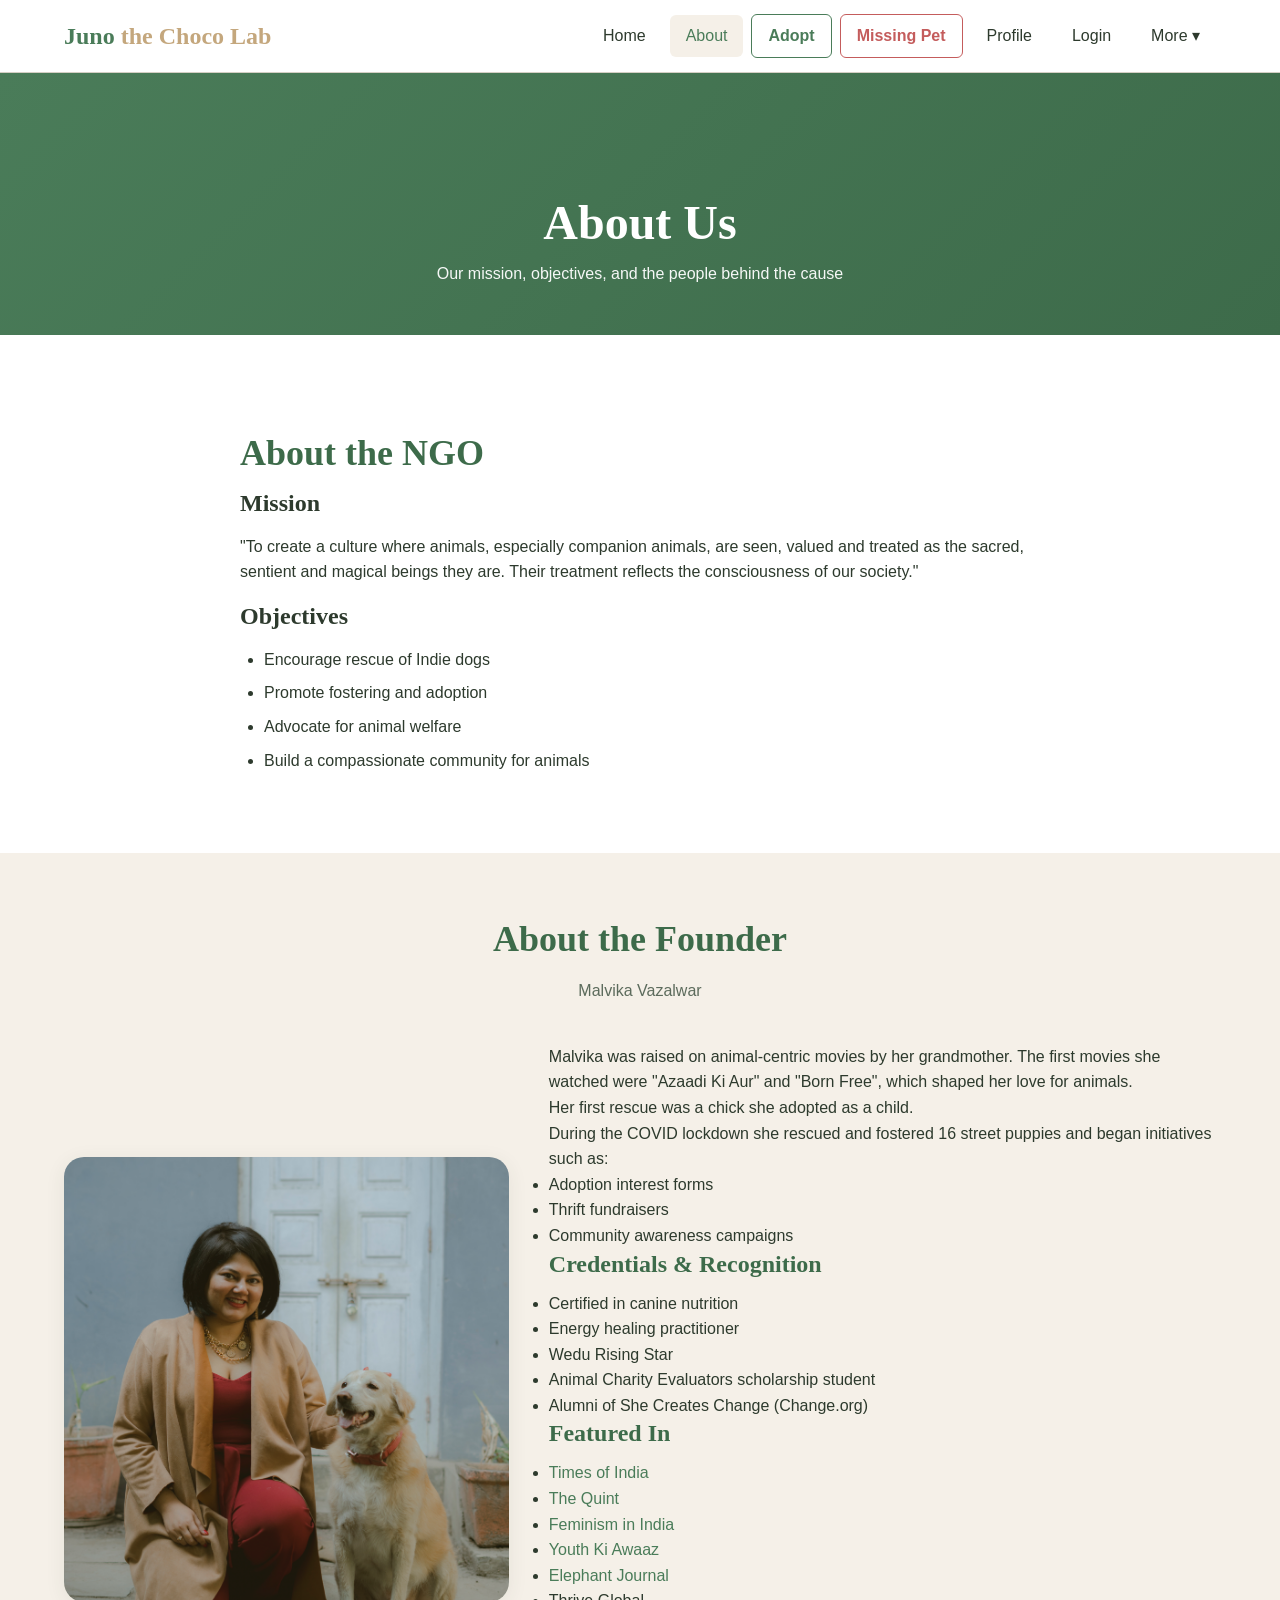
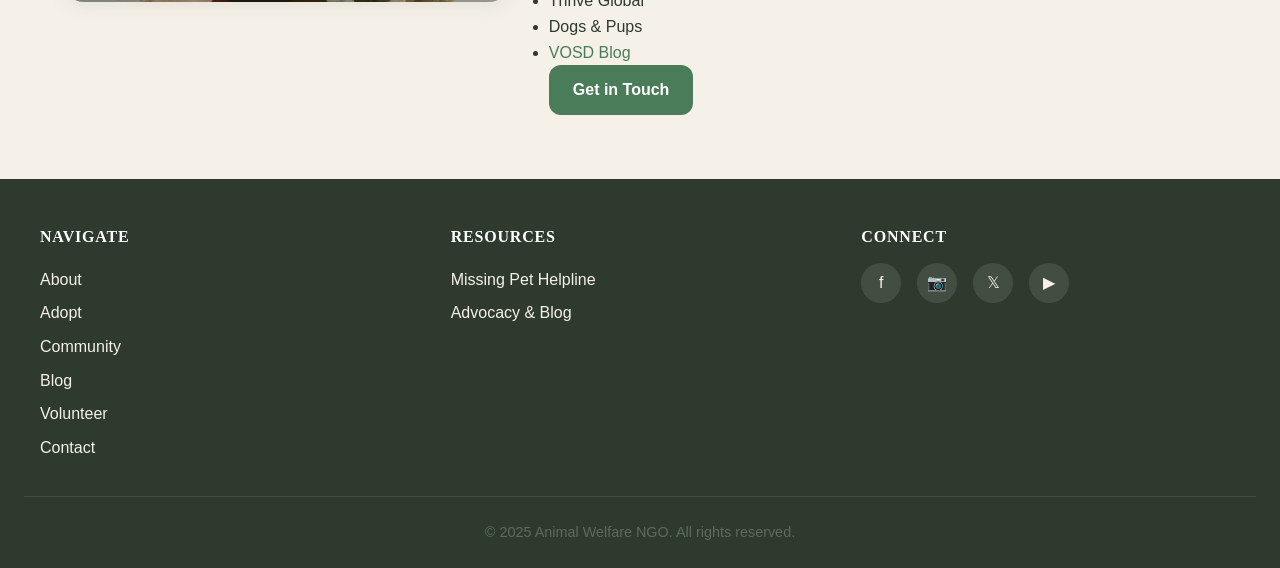
<file: about.html>
<!DOCTYPE html>
<html lang="en">

<head>
  <meta charset="UTF-8">
  <meta name="viewport" content="width=device-width, initial-scale=1.0">
  <meta name="description" content="About our NGO - Mission, objectives, and founder Malvika Vazalwar.">
  <title>About Us | Juno The Choco Lab</title>
  <link rel="stylesheet" href="css/styles.css">
</head>

<body>
  <header class="site-header" id="site-header">
    <div class="nav-inner">
      <a href="index.html" class="logo">Juno <span>the Choco Lab</span></a>
      <button class="nav-toggle" id="nav-toggle" aria-label="Toggle menu"><span aria-hidden="true">☰</span></button>
      <nav>
        <ul class="nav-menu" id="nav-menu">
          <li><a href="index.html" class="">Home</a></li>
          <li><a href="about.html" class="active">About</a></li>
          <li><a href="adopt.html" class="nav-highlight nav-adopt">Adopt</a></li>
          <li><a href="missing-pet.html" class="nav-highlight nav-missing">Missing Pet</a></li>
          <li><a href="profile.html" class="">Profile</a></li>
          <li class="auth-menu-item"><a href="login.html" class="">Login</a></li>
          <li class="dropdown">
            <a href="javascript:void(0)" class="dropbtn" style="cursor:default;">More &#9662;</a>
            <div class="dropdown-content">
              <a href="community.html" class="">Community</a>
              <a href="blog.html" class="">Blog</a>
              <a href="volunteer.html" class="">Volunteer</a>
              <a href="contact.html" class="">Contact</a>
            </div>
          </li>
        </ul>
      </nav>
    </div>
  </header>

  <main>
    <section class="page-header">
      <div class="container">
        <h1>About Us</h1>
        <p>Our mission, objectives, and the people behind the cause</p>
      </div>
    </section>

    <!-- About the NGO -->
    <section class="section section-alt">
      <div class="container">
        <div class="content-section reveal">
          <h2>About the NGO</h2>
          <h3>Mission</h3>
          <blockquote style="margin: 1rem 0;">
            "To create a culture where animals, especially companion animals, are seen, valued and treated as the
            sacred, sentient and magical beings they are. Their treatment reflects the consciousness of our society."
          </blockquote>
          <h3>Objectives</h3>
          <ul>
            <li>Encourage rescue of Indie dogs</li>
            <li>Promote fostering and adoption</li>
            <li>Advocate for animal welfare</li>
            <li>Build a compassionate community for animals</li>
          </ul>
        </div>
      </div>
    </section>

    <!-- About Founder -->
    <section class="section founder-section">
      <div class="container">
        <div class="section-title">
          <h2>About the Founder</h2>
          <p>Malvika Vazalwar</p>
        </div>
        <div class="founder-grid reveal">
          <img src="images/RS_06054.jpg.jpeg" alt="Malvika Vazalwar" class="founder-image">
          <div class="founder-bio">
            <p>Malvika was raised on animal-centric movies by her grandmother. The first movies she watched were "Azaadi
              Ki Aur" and "Born Free", which shaped her love for animals.</p>
            <p>Her first rescue was a chick she adopted as a child.</p>
            <p>During the COVID lockdown she rescued and fostered 16 street puppies and began initiatives such as:</p>
            <ul>
              <li>Adoption interest forms</li>
              <li>Thrift fundraisers</li>
              <li>Community awareness campaigns</li>
            </ul>
            <h3>Credentials & Recognition</h3>
            <ul>
              <li>Certified in canine nutrition</li>
              <li>Energy healing practitioner</li>
              <li>Wedu Rising Star</li>
              <li>Animal Charity Evaluators scholarship student</li>
              <li>Alumni of She Creates Change (<a href="https://www.change.org" target="_blank"
                  rel="noopener"></a>Change.org</a>)</li>
            </ul>
            <h3>Featured In</h3>
            <ul>
              <li><a
                  href="https://timesofindia.indiatimes.com/readersblog/dogblog/adopting-indies-in-favor-of-the-homeless-streetwise-47920/">Times
                  of India</a></li>
              <li><a href="https://www.thequint.com/">The Quint</a></li>
              <li><a href="https://www.youthkiawaaz.com/2022/11/poem-dont-abandon-your-pets/">Feminism in India</a></li>
              <li><a href="https://www.youthkiawaaz.com/2022/11/poem-dont-abandon-your-pets/">Youth Ki Awaaz</a></li>
              <li><a
                  href="https://www.elephantjournal.com/2016/01/to-all-the-dreamers-with-learning-difficulties/">Elephant
                  Journal</a></li>
              <li>Thrive Global</li>
              <li>Dogs & Pups</li>
              <li><a href="https://www.youtube.com/watch?v=VmppTnkJFdk">VOSD Blog</a></li>
            </ul>
            <a href="contact.html" class="btn btn-primary">Get in Touch</a>
          </div>
        </div>
      </div>
    </section>
  </main>

  <footer class="site-footer">
    <div class="footer-grid">
      <div>
        <h4>Navigate</h4>
        <a href="about.html">About</a>
        <a href="adopt.html">Adopt</a>
        <a href="community.html">Community</a>
        <a href="blog.html">Blog</a>
        <a href="volunteer.html">Volunteer</a>
        <a href="contact.html">Contact</a>
      </div>
      <div>
        <h4>Resources</h4>
        <a href="missing-pet.html">Missing Pet Helpline</a>
        <a href="blog.html">Advocacy & Blog</a>
      </div>
      <div>
        <h4>Connect</h4>
        <div class="social-links">
          <a href="https://facebook.com" target="_blank" rel="noopener" aria-label="Facebook">f</a>
          <a href="https://www.instagram.com/juno.thechocolab?igsh=cG9lODJuc3VwM3Nr" target="_blank" rel="noopener"
            aria-label="Instagram">📷</a>
          <a href="https://twitter.com" target="_blank" rel="noopener" aria-label="Twitter">𝕏</a>
          <a href="https://youtube.com/@malvika.vazalwar?si=iDr0T2ovxwwsHHtM" target="_blank" rel="noopener"
            aria-label="YouTube">▶</a>
        </div>
      </div>
    </div>
    <div class="footer-bottom">
      <p>© 2025 Animal Welfare NGO. All rights reserved.</p>
    </div>
  </footer>
  <script src="js/script.js"></script>
</body>

</html>
</file>
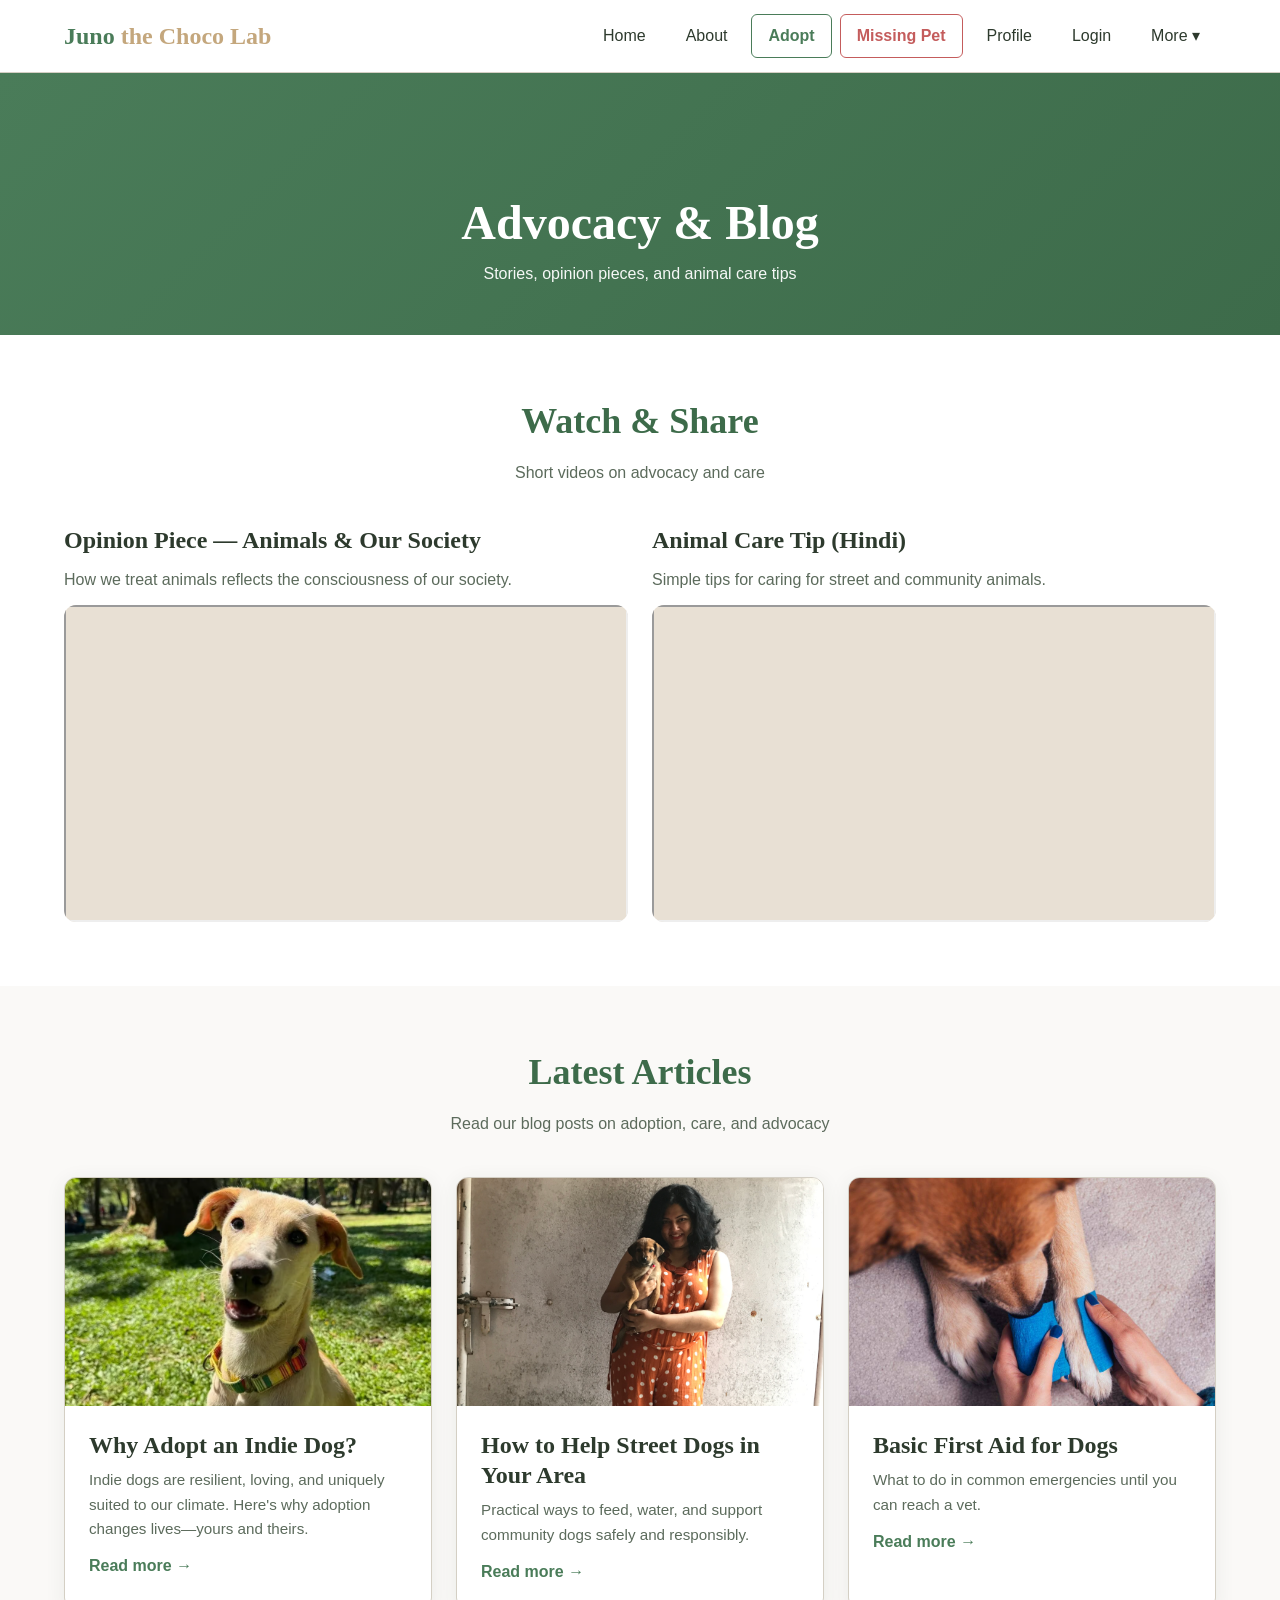
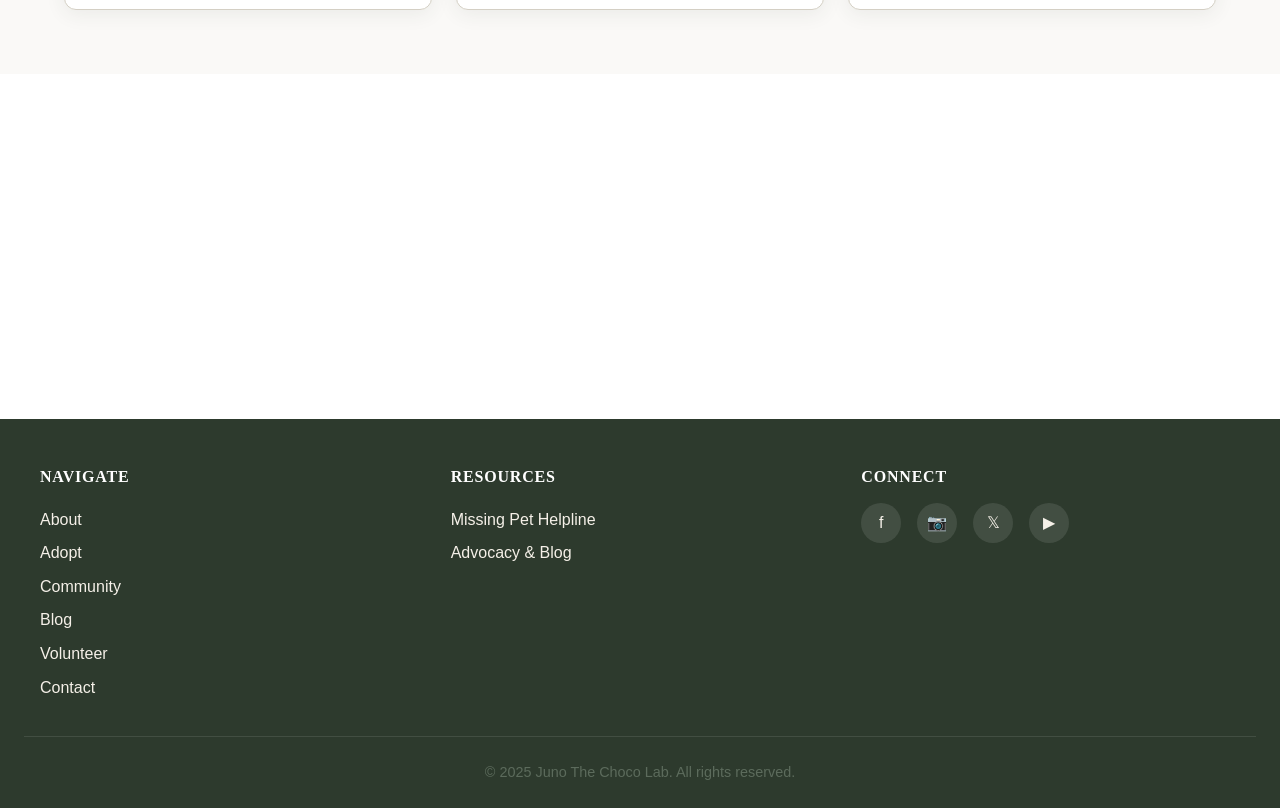
<file: blog.html>
<!DOCTYPE html>
<html lang="en">

<head>
  <meta charset="UTF-8">
  <meta name="viewport" content="width=device-width, initial-scale=1.0">
  <meta name="description" content="Advocacy & Blog - Opinion pieces, animal care tips, and articles.">
  <title>Advocacy & Blog | Juno The Choco Lab</title>
  <link rel="stylesheet" href="css/styles.css">
</head>

<body>
  <header class="site-header" id="site-header">
    <div class="nav-inner">
      <a href="index.html" class="logo">Juno <span>the Choco Lab</span></a>
      <button class="nav-toggle" id="nav-toggle" aria-label="Toggle menu"><span aria-hidden="true">☰</span></button>
      <nav>
        <ul class="nav-menu" id="nav-menu">
          <li><a href="index.html" class="">Home</a></li>
          <li><a href="about.html" class="">About</a></li>
          <li><a href="adopt.html" class="nav-highlight nav-adopt">Adopt</a></li>
          <li><a href="missing-pet.html" class="nav-highlight nav-missing">Missing Pet</a></li>
          <li><a href="profile.html" class="">Profile</a></li>
          <li class="auth-menu-item"><a href="login.html" class="">Login</a></li>
          <li class="dropdown">
            <a href="javascript:void(0)" class="dropbtn" style="cursor:default;">More &#9662;</a>
            <div class="dropdown-content">
              <a href="community.html" class="">Community</a>
              <a href="blog.html" class="active">Blog</a>
              <a href="volunteer.html" class="">Volunteer</a>
              <a href="contact.html" class="">Contact</a>
            </div>
          </li>
        </ul>
      </nav>
    </div>
  </header>

  <main>
    <section class="page-header">
      <div class="container">
        <h1>Advocacy & Blog</h1>
        <p>Stories, opinion pieces, and animal care tips</p>
      </div>
    </section>

    <!-- Embedded Videos -->
    <section class="section section-alt" id="videos">
      <div class="container">
        <div class="section-title">
          <h2>Watch & Share</h2>
          <p>Short videos on advocacy and care</p>
        </div>
        <div class="video-grid reveal">
          <div>
            <h3>Opinion Piece — Animals & Our Society</h3>
            <p style="color: var(--color-text-muted); margin-bottom: 0.75rem;">How we treat animals reflects the
              consciousness of our society.</p>
            <div class="video-wrapper">
              <iframe src="https://www.youtube-nocookie.com/embed/shh_DXVCzh0" title="Opinion: Animals and our society"
                allow="accelerometer; autoplay; clipboard-write; encrypted-media; gyroscope; picture-in-picture"
                referrerpolicy="strict-origin-when-cross-origin" allowfullscreen></iframe>
            </div>
          </div>
          <div>
            <h3>Animal Care Tip (Hindi)</h3>
            <p style="color: var(--color-text-muted); margin-bottom: 0.75rem;">Simple tips for caring for street and
              community animals.</p>
            <div class="video-wrapper">
              <iframe src="https://www.youtube-nocookie.com/embed/shh_DXVCzh0" title="Animal care tip in Hindi"
                allow="accelerometer; autoplay; clipboard-write; encrypted-media; gyroscope; picture-in-picture"
                referrerpolicy="strict-origin-when-cross-origin" allowfullscreen></iframe>
            </div>
          </div>
        </div>
      </div>
    </section>

    <!-- Blog cards -->
    <section class="section">
      <div class="container">
        <div class="section-title">
          <h2>Latest Articles</h2>
          <p>Read our blog posts on adoption, care, and advocacy</p>
        </div>
        <div class="cards-grid reveal">
          <article class="card">
            <img src="images/indie dog.avif" alt="Adopt Indie" class="card-image">
            <div class="card-body">
              <h3>Why Adopt an Indie Dog?</h3>
              <p>Indie dogs are resilient, loving, and uniquely suited to our climate. Here's why adoption changes
                lives—yours and theirs.</p>
              <a href="#">Read more →</a>
            </div>
          </article>
          <article class="card">
            <img src="images/IMG_2376.JPG" alt="Street dog care" class="card-image">
            <div class="card-body">
              <h3>How to Help Street Dogs in Your Area</h3>
              <p>Practical ways to feed, water, and support community dogs safely and responsibly.</p>
              <a href="#">Read more →</a>
            </div>
          </article>
          <article class="card">
            <img src="images/first-aid.jpeg" alt="First aid" class="card-image">
            <div class="card-body">
              <h3>Basic First Aid for Dogs</h3>
              <p>What to do in common emergencies until you can reach a vet.</p>
              <a href="#">Read more →</a>
            </div>
          </article>
        </div>
      </div>
    </section>

    <!-- Article layout example -->
    <section class="section section-alt">
      <div class="container">
        <article class="content-section reveal">
          <h2>Sample Article: The Magic of Rescue</h2>
          <p>Rescue work is more than finding homes—it's about seeing each animal as sacred and sentient. When we
            rescue, we don't just save a life; we shift the culture around us. Every adoption, every foster, every
            shared post adds to a wave of compassion.</p>
          <p>Our community has grown because people like you choose to see. You choose to adopt instead of buy, to feed
            a street dog, to report cruelty, to volunteer. Thank you for being part of this change.</p>
        </article>
      </div>
    </section>
  </main>

  <footer class="site-footer">
    <div class="footer-grid">
      <div>
        <h4>Navigate</h4>
        <a href="about.html">About</a>
        <a href="adopt.html">Adopt</a>
        <a href="community.html">Community</a>
        <a href="blog.html">Blog</a>
        <a href="volunteer.html">Volunteer</a>
        <a href="contact.html">Contact</a>
      </div>
      <div>
        <h4>Resources</h4>
        <a href="missing-pet.html">Missing Pet Helpline</a>
        <a href="blog.html">Advocacy & Blog</a>
      </div>
      <div>
        <h4>Connect</h4>
        <div class="social-links">
          <a href="https://facebook.com" target="_blank" rel="noopener" aria-label="Facebook">f</a>
          <a href="https://www.instagram.com/juno.thechocolab?igsh=cG9lODJuc3VwM3Nr" target="_blank" rel="noopener"
            aria-label="Instagram">📷</a>
          <a href="https://twitter.com" target="_blank" rel="noopener" aria-label="Twitter">𝕏</a>
          <a href="https://youtube.com/@malvika.vazalwar?si=iDr0T2ovxwwsHHtM" target="_blank" rel="noopener"
            aria-label="YouTube">▶</a>
        </div>
      </div>
    </div>
    <div class="footer-bottom">
      <p>© 2025 Juno The Choco Lab. All rights reserved.</p>
    </div>
  </footer>
  <script src="js/script.js"></script>
</body>

</html>
</file>
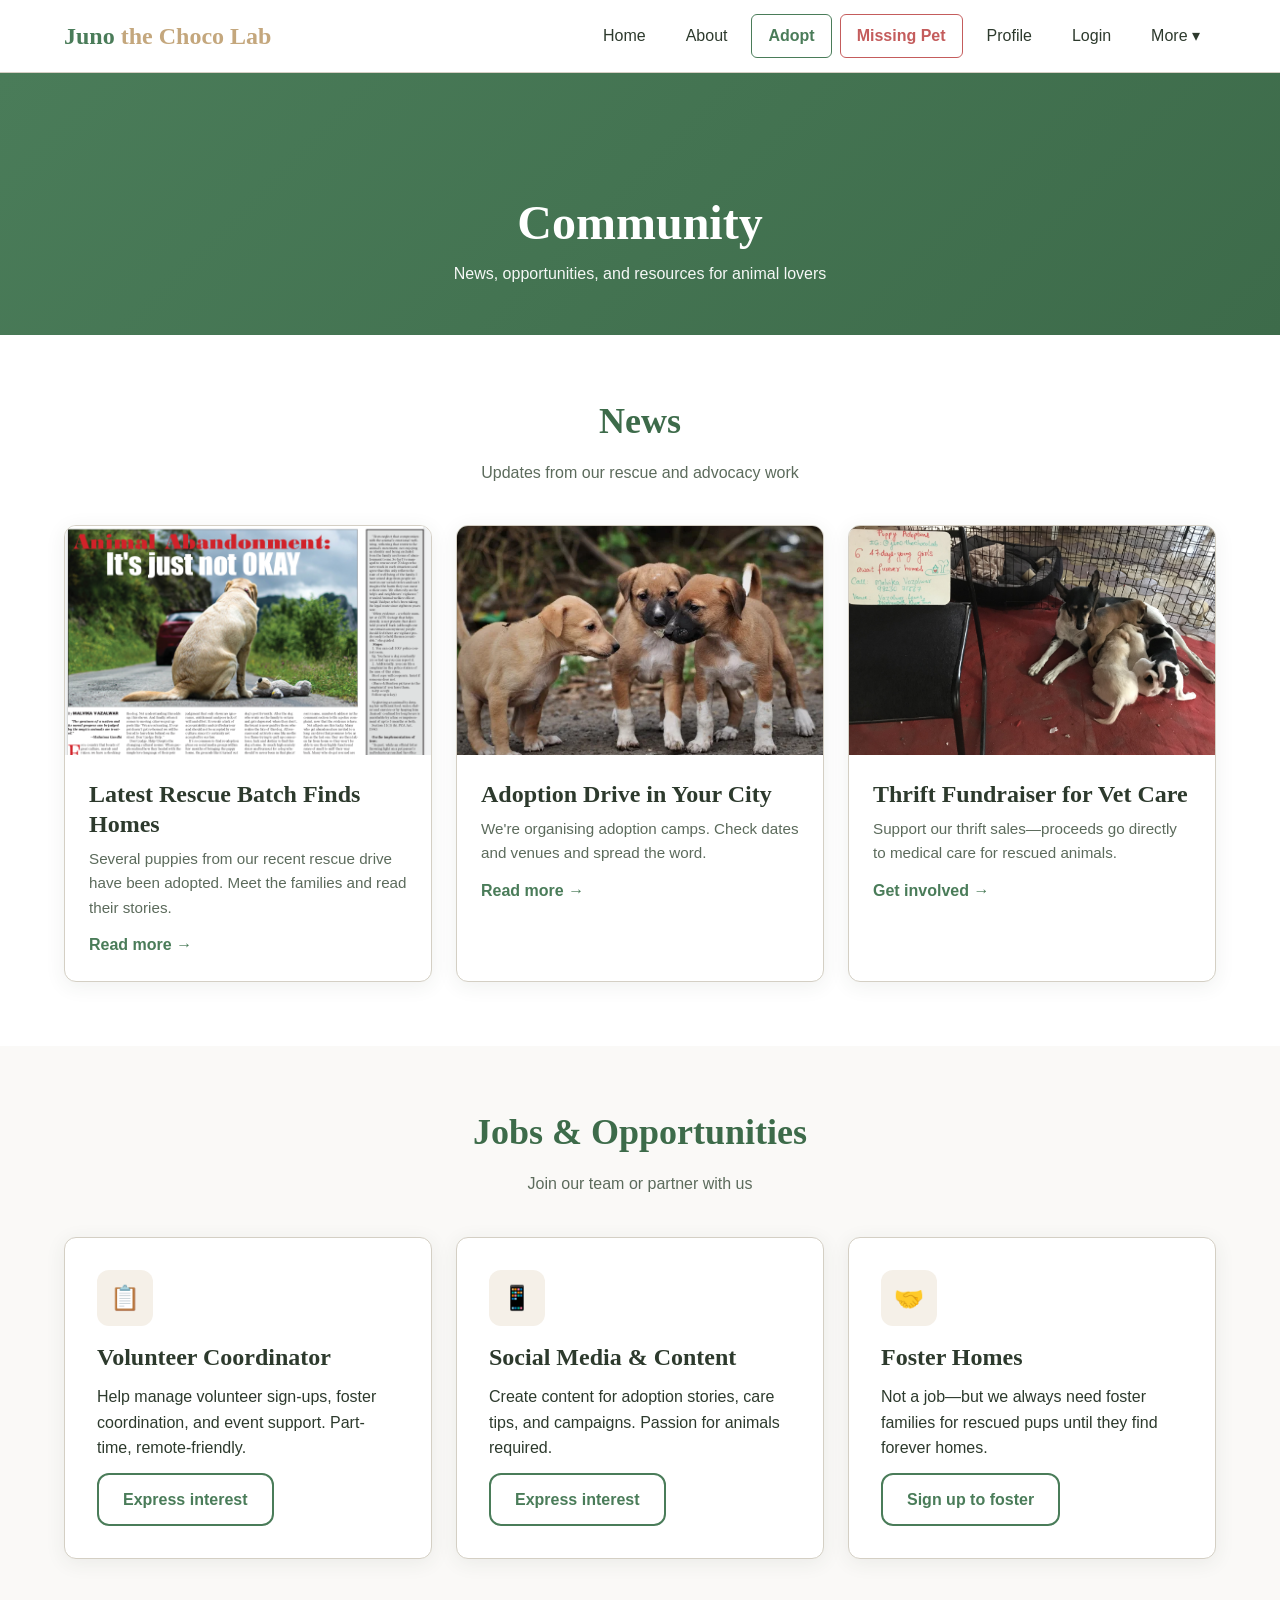
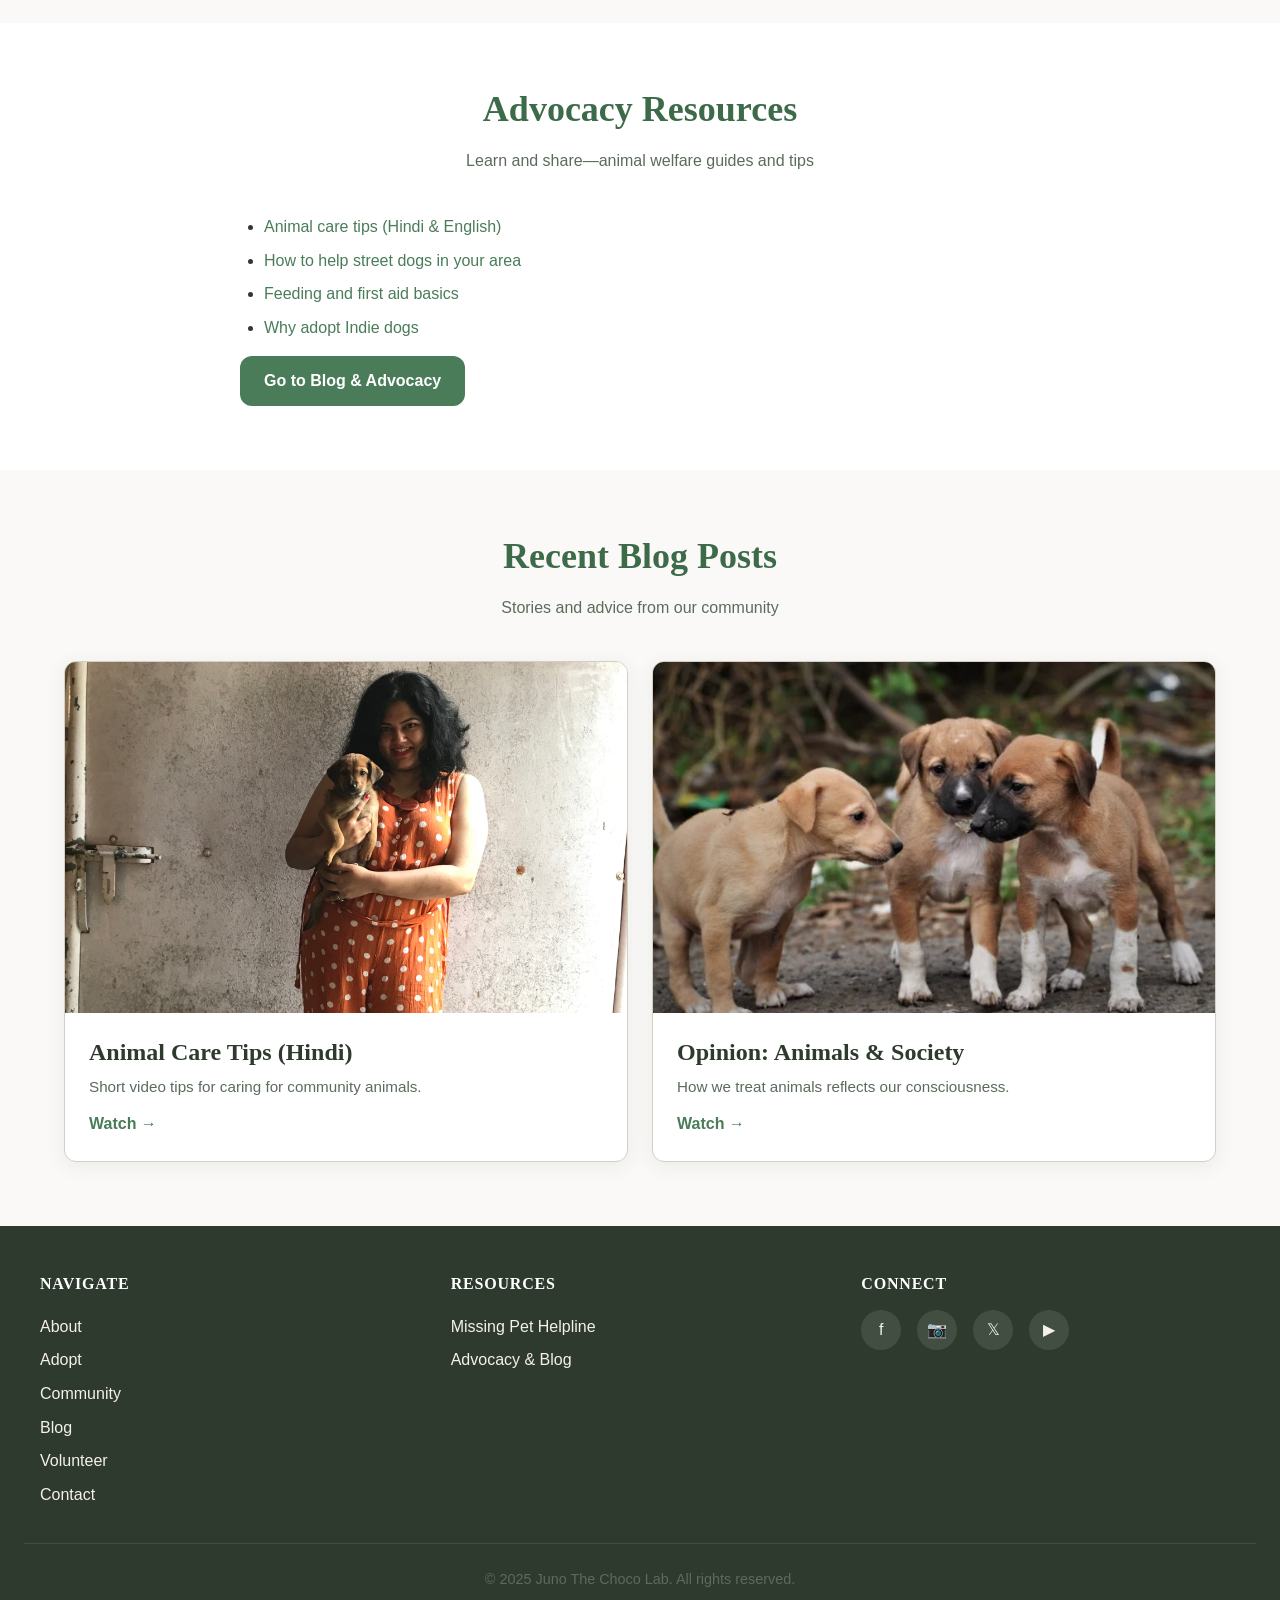
<file: community.html>
<!DOCTYPE html>
<html lang="en">

<head>
  <meta charset="UTF-8">
  <meta name="viewport" content="width=device-width, initial-scale=1.0">
  <meta name="description" content="Community - News, jobs, advocacy resources, and blog.">
  <title>Community | Juno The Choco Lab</title>
  <link rel="stylesheet" href="css/styles.css">
</head>

<body>
  <header class="site-header" id="site-header">
    <div class="nav-inner">
      <a href="index.html" class="logo">Juno <span>the Choco Lab</span></a>
      <button class="nav-toggle" id="nav-toggle" aria-label="Toggle menu"><span aria-hidden="true">☰</span></button>
      <nav>
        <ul class="nav-menu" id="nav-menu">
          <li><a href="index.html" class="">Home</a></li>
          <li><a href="about.html" class="">About</a></li>
          <li><a href="adopt.html" class="nav-highlight nav-adopt">Adopt</a></li>
          <li><a href="missing-pet.html" class="nav-highlight nav-missing">Missing Pet</a></li>
          <li><a href="profile.html" class="">Profile</a></li>
          <li class="auth-menu-item"><a href="login.html" class="">Login</a></li>
          <li class="dropdown">
            <a href="javascript:void(0)" class="dropbtn" style="cursor:default;">More &#9662;</a>
            <div class="dropdown-content">
              <a href="community.html" class="active">Community</a>
              <a href="blog.html" class="">Blog</a>
              <a href="volunteer.html" class="">Volunteer</a>
              <a href="contact.html" class="">Contact</a>
            </div>
          </li>
        </ul>
      </nav>
    </div>
  </header>

  <main>
    <section class="page-header">
      <div class="container">
        <h1>Community</h1>
        <p>News, opportunities, and resources for animal lovers</p>
      </div>
    </section>

    <!-- News -->
    <section class="section section-alt">
      <div class="container">
        <div class="section-title">
          <h2>News</h2>
          <p>Updates from our rescue and advocacy work</p>
        </div>
        <div class="cards-grid reveal">
          <article class="card">
            <img src="images/IMG_5147.PNG" alt="Rescue" class="card-image">
            <div class="card-body">
              <h3>Latest Rescue Batch Finds Homes</h3>
              <p>Several puppies from our recent rescue drive have been adopted. Meet the families and read their
                stories.</p>
              <a href="blog.html">Read more →</a>
            </div>
          </article>
          <article class="card">
            <img src="images/why-indie-dog.webp" alt="Campaign" class="card-image">
            <div class="card-body">
              <h3>Adoption Drive in Your City</h3>
              <p>We're organising adoption camps. Check dates and venues and spread the word.</p>
              <a href="blog.html">Read more →</a>
            </div>
          </article>
          <article class="card">
            <img src="images/IMG_2359.JPG" alt="Fundraiser" class="card-image">
            <div class="card-body">
              <h3>Thrift Fundraiser for Vet Care</h3>
              <p>Support our thrift sales—proceeds go directly to medical care for rescued animals.</p>
              <a href="contact.html">Get involved →</a>
            </div>
          </article>
        </div>
      </div>
    </section>

    <!-- Jobs -->
    <section class="section">
      <div class="container">
        <div class="section-title">
          <h2>Jobs & Opportunities</h2>
          <p>Join our team or partner with us</p>
        </div>
        <div class="cards-grid reveal">
          <div class="initiative-card">
            <div class="icon">📋</div>
            <h3>Volunteer Coordinator</h3>
            <p>Help manage volunteer sign-ups, foster coordination, and event support. Part-time, remote-friendly.</p>
            <a href="contact.html" class="btn btn-outline" style="margin-top: 0.75rem;">Express interest</a>
          </div>
          <div class="initiative-card">
            <div class="icon">📱</div>
            <h3>Social Media & Content</h3>
            <p>Create content for adoption stories, care tips, and campaigns. Passion for animals required.</p>
            <a href="contact.html" class="btn btn-outline" style="margin-top: 0.75rem;">Express interest</a>
          </div>
          <div class="initiative-card">
            <div class="icon">🤝</div>
            <h3>Foster Homes</h3>
            <p>Not a job—but we always need foster families for rescued pups until they find forever homes.</p>
            <a href="volunteer.html" class="btn btn-outline" style="margin-top: 0.75rem;">Sign up to foster</a>
          </div>
        </div>
      </div>
    </section>

    <!-- Advocacy Resources -->
    <section class="section section-alt">
      <div class="container">
        <div class="section-title">
          <h2>Advocacy Resources</h2>
          <p>Learn and share—animal welfare guides and tips</p>
        </div>
        <div class="content-section reveal">
          <ul>
            <li><a href="blog.html">Animal care tips (Hindi & English)</a></li>
            <li><a href="blog.html">How to help street dogs in your area</a></li>
            <li><a href="blog.html">Feeding and first aid basics</a></li>
            <li><a href="adopt.html">Why adopt Indie dogs</a></li>
          </ul>
          <p style="margin-top: 1rem;"><a href="blog.html" class="btn btn-primary">Go to Blog & Advocacy</a></p>
        </div>
      </div>
    </section>

    <!-- Blog preview -->
    <section class="section">
      <div class="container">
        <div class="section-title">
          <h2>Recent Blog Posts</h2>
          <p>Stories and advice from our community</p>
        </div>
        <div class="cards-grid reveal">
          <article class="card">
            <img src="images/IMG_2376.JPG" alt="Care" class="card-image">
            <div class="card-body">
              <h3>Animal Care Tips (Hindi)</h3>
              <p>Short video tips for caring for community animals.</p>
              <a href="blog.html#videos">Watch →</a>
            </div>
          </article>
          <article class="card">
            <img src="images/why-indie-dog.webp" alt="Opinion" class="card-image">
            <div class="card-body">
              <h3>Opinion: Animals & Society</h3>
              <p>How we treat animals reflects our consciousness.</p>
              <a href="blog.html#videos">Watch →</a>
            </div>
          </article>
        </div>
      </div>
    </section>
  </main>

  <footer class="site-footer">
    <div class="footer-grid">
      <div>
        <h4>Navigate</h4>
        <a href="about.html">About</a>
        <a href="adopt.html">Adopt</a>
        <a href="community.html">Community</a>
        <a href="blog.html">Blog</a>
        <a href="volunteer.html">Volunteer</a>
        <a href="contact.html">Contact</a>
      </div>
      <div>
        <h4>Resources</h4>
        <a href="missing-pet.html">Missing Pet Helpline</a>
        <a href="blog.html">Advocacy & Blog</a>
      </div>
      <div>
        <h4>Connect</h4>
        <div class="social-links">
          <a href="https://facebook.com" target="_blank" rel="noopener" aria-label="Facebook">f</a>
          <a href="https://www.instagram.com/juno.thechocolab?igsh=cG9lODJuc3VwM3Nr" target="_blank" rel="noopener"
            aria-label="Instagram">📷</a>
          <a href="https://twitter.com" target="_blank" rel="noopener" aria-label="Twitter">𝕏</a>
          <a href="https://youtube.com/@malvika.vazalwar?si=iDr0T2ovxwwsHHtM" target="_blank" rel="noopener"
            aria-label="YouTube">▶</a>
        </div>
      </div>
    </div>
    <div class="footer-bottom">
      <p>© 2025 Juno The Choco Lab. All rights reserved.</p>
    </div>
  </footer>
  <script src="js/script.js"></script>
</body>

</html>
</file>
<file: css/styles.css>
/* ============================================
   Animal Welfare NGO - Main Stylesheet
   Nature-inspired, warm, compassionate design
   ============================================ */

/* ---------- CSS Variables ---------- */
:root {
  /* Nature-inspired palette */
  --color-primary: #4a7c59;
  --color-primary-dark: #3d6b4a;
  --color-primary-light: #6b9b7a;
  --color-accent: #c4a77d;
  --color-accent-light: #e8dcc8;
  --color-beige: #f5f0e8;
  --color-beige-dark: #e8e0d4;
  --color-white: #ffffff;
  --color-off-white: #faf9f7;
  --color-text: #2d3a2d;
  --color-text-muted: #5c6b5c;
  --color-border: #d4cfc4;

  /* Typography */
  --font-heading: 'Georgia', 'Times New Roman', serif;
  --font-body: 'Segoe UI', 'Helvetica Neue', Arial, sans-serif;

  /* Spacing & layout */
  --container-max: 1200px;
  --section-padding: 4rem 1.5rem;
  --header-height: 72px;
  --radius-sm: 6px;
  --radius-md: 12px;
  --radius-lg: 20px;
  --shadow-soft: 0 4px 20px rgba(45, 58, 45, 0.08);
  --shadow-hover: 0 8px 30px rgba(45, 58, 45, 0.12);
  --transition: 0.3s ease;
}

/* ---------- Reset & Base ---------- */
*,
*::before,
*::after {
  box-sizing: border-box;
  margin: 0;
  padding: 0;
}

html {
  scroll-behavior: smooth;
}

body {
  font-family: var(--font-body);
  font-size: 16px;
  line-height: 1.6;
  color: var(--color-text);
  background: var(--color-off-white);
  overflow-x: hidden;
}

img {
  max-width: 100%;
  height: auto;
  display: block;
}

a {
  color: var(--color-primary);
  text-decoration: none;
  transition: color var(--transition);
}

a:hover {
  color: var(--color-primary-dark);
}

/* ---------- Typography ---------- */
h1, h2, h3, h4 {
  font-family: var(--font-heading);
  font-weight: 600;
  line-height: 1.25;
}

h1 { font-size: clamp(2rem, 5vw, 3rem); }
h2 { font-size: clamp(1.75rem, 4vw, 2.25rem); margin-bottom: 1rem; }
h3 { font-size: clamp(1.25rem, 2.5vw, 1.5rem); margin-bottom: 0.75rem; }

/* ---------- Layout ---------- */
.container {
  width: 100%;
  max-width: var(--container-max);
  margin: 0 auto;
  padding: 0 1.5rem;
}

/* ---------- Sticky Navigation ---------- */
.site-header {
  position: sticky;
  top: 0;
  z-index: 1000;
  background: rgba(255, 255, 255, 0.95);
  backdrop-filter: blur(10px);
  border-bottom: 1px solid var(--color-border);
  transition: box-shadow var(--transition);
}

.site-header.scrolled {
  box-shadow: var(--shadow-soft);
}

.nav-inner {
  display: flex;
  align-items: center;
  justify-content: space-between;
  height: var(--header-height);
  max-width: var(--container-max);
  margin: 0 auto;
  padding: 0 1.5rem;
}

.logo {
  font-family: var(--font-heading);
  font-size: 1.5rem;
  font-weight: 700;
  color: var(--color-primary);
}

.logo span {
  color: var(--color-accent);
}

.nav-toggle {
  display: none;
  background: none;
  border: none;
  font-size: 1.5rem;
  cursor: pointer;
  color: var(--color-primary);
}

.nav-menu {
  display: flex;
  align-items: center;
  gap: 0.5rem;
  list-style: none;
}

.nav-menu a {
  display: block;
  padding: 0.5rem 1rem;
  color: var(--color-text);
  font-weight: 500;
  border-radius: var(--radius-sm);
}

.nav-menu a:hover,
.nav-menu a.active {
  color: var(--color-primary);
  background: var(--color-beige);
}

.dropdown {
  position: relative;
  display: inline-block;
}

.dropdown-content {
  display: none;
  position: absolute;
  background-color: var(--color-white);
  min-width: 160px;
  box-shadow: var(--shadow-soft);
  z-index: 1000;
  border-radius: var(--radius-sm);
  overflow: hidden;
  border: 1px solid var(--color-border);
}

.dropdown-content a {
  color: var(--color-text);
  padding: 12px 16px;
  text-decoration: none;
  display: block;
}

.dropdown-content a:hover {
  background-color: var(--color-beige);
}

.dropdown:hover .dropdown-content {
  display: block;
}

/* ---------- Buttons ---------- */
.btn {
  display: inline-flex;
  align-items: center;
  justify-content: center;
  gap: 0.5rem;
  padding: 0.75rem 1.5rem;
  font-family: var(--font-body);
  font-size: 1rem;
  font-weight: 600;
  border: none;
  border-radius: var(--radius-md);
  cursor: pointer;
  transition: all var(--transition);
}

.btn-primary {
  background: var(--color-primary);
  color: var(--color-white);
}

.btn-primary:hover {
  background: var(--color-primary-dark);
  transform: translateY(-2px);
  box-shadow: var(--shadow-hover);
}

.btn-outline {
  background: transparent;
  color: var(--color-primary);
  border: 2px solid var(--color-primary);
}

.btn-outline:hover {
  background: var(--color-primary);
  color: var(--color-white);
}

.btn-accent {
  background: var(--color-accent);
  color: var(--color-text);
}

.btn-accent:hover {
  background: #b8986a;
  color: var(--color-white);
}

/* ---------- Hero Section ---------- */
.hero {
  min-height: 85vh;
  display: flex;
  align-items: center;
  background: linear-gradient(135deg, var(--color-beige) 0%, var(--color-white) 50%, var(--color-beige-dark) 100%);
  padding: calc(var(--header-height) + 3rem) 1.5rem 4rem;
  position: relative;
  overflow: hidden;
}

.hero::before {
  content: '';
  position: absolute;
  top: 0;
  left: 0;
  right: 0;
  bottom: 0;
  background: url('data:image/svg+xml,<svg xmlns="http://www.w3.org/2000/svg" viewBox="0 0 100 100"><circle cx="50" cy="50" r="40" fill="none" stroke="%234a7c59" stroke-width="0.3" opacity="0.1"/></svg>');
  opacity: 0.5;
  pointer-events: none;
}

.hero-content {
  position: relative;
  z-index: 1;
  max-width: 700px;
}

.hero h1 {
  color: var(--color-text);
  margin-bottom: 1rem;
  animation: fadeInUp 0.8s ease;
}

.hero .lead {
  font-size: 1.25rem;
  color: var(--color-text-muted);
  margin-bottom: 2rem;
  animation: fadeInUp 0.8s ease 0.2s both;
}

.hero-buttons {
  display: flex;
  flex-wrap: wrap;
  gap: 1rem;
  animation: fadeInUp 0.8s ease 0.4s both;
}

/* ---------- Sections ---------- */
.section {
  padding: var(--section-padding);
}

.section-alt {
  background: var(--color-white);
}

.section-title {
  text-align: center;
  margin-bottom: 2.5rem;
}

.section-title h2 {
  color: var(--color-primary-dark);
}

.section-title p {
  color: var(--color-text-muted);
  max-width: 600px;
  margin: 0.5rem auto 0;
}

/* ---------- Mission Section ---------- */
.mission-section {
  background: linear-gradient(180deg, var(--color-white) 0%, var(--color-beige) 100%);
}

.mission-content {
  max-width: 800px;
  margin: 0 auto;
  text-align: center;
}

.mission-content blockquote {
  font-family: var(--font-heading);
  font-size: clamp(1.1rem, 2.5vw, 1.35rem);
  font-style: italic;
  color: var(--color-text);
  border-left: 4px solid var(--color-accent);
  padding-left: 1.5rem;
  margin: 1.5rem 0;
  text-align: left;
}

/* ---------- Initiatives Grid ---------- */
.initiatives-grid {
  display: grid;
  grid-template-columns: repeat(auto-fit, minmax(280px, 1fr));
  gap: 1.5rem;
}

.initiative-card {
  background: var(--color-white);
  border-radius: var(--radius-md);
  padding: 2rem;
  box-shadow: var(--shadow-soft);
  transition: transform var(--transition), box-shadow var(--transition);
  border: 1px solid var(--color-border);
}

.initiative-card:hover {
  transform: translateY(-4px);
  box-shadow: var(--shadow-hover);
}

.initiative-card .icon {
  width: 56px;
  height: 56px;
  background: var(--color-beige);
  border-radius: var(--radius-md);
  display: flex;
  align-items: center;
  justify-content: center;
  font-size: 1.5rem;
  margin-bottom: 1rem;
  color: var(--color-primary);
}

/* ---------- Impact Statistics ---------- */
.stats-section {
  background: var(--color-primary);
  color: var(--color-white);
  padding: 3rem 1.5rem;
}

.stats-grid {
  display: grid;
  grid-template-columns: repeat(auto-fit, minmax(180px, 1fr));
  gap: 2rem;
  text-align: center;
}

.stat-item h3 {
  font-size: 2.5rem;
  font-weight: 700;
  margin-bottom: 0.25rem;
  color: var(--color-white);
}

.stat-item p {
  font-size: 1rem;
  opacity: 0.95;
}

/* ---------- Founder Highlight ---------- */
.founder-section {
  background: var(--color-beige);
}

.founder-grid {
  display: grid;
  grid-template-columns: 1fr 1.5fr;
  gap: 2.5rem;
  align-items: center;
}

.founder-image {
  border-radius: var(--radius-lg);
  overflow: hidden;
  box-shadow: var(--shadow-soft);
  aspect-ratio: 1;
  object-fit: cover;
}

.founder-bio h3 {
  color: var(--color-primary-dark);
}

.founder-bio .role {
  color: var(--color-accent);
  font-weight: 600;
  margin-bottom: 1rem;
}

/* ---------- CTA Section ---------- */
.cta-section {
  text-align: center;
  padding: 4rem 1.5rem;
  background: linear-gradient(180deg, var(--color-beige) 0%, var(--color-white) 100%);
}

.cta-buttons {
  display: flex;
  flex-wrap: wrap;
  justify-content: center;
  gap: 1rem;
  margin-top: 2rem;
}

/* ---------- Blog / Cards ---------- */
.cards-grid {
  display: grid;
  grid-template-columns: repeat(auto-fit, minmax(300px, 1fr));
  gap: 1.5rem;
}

.card {
  background: var(--color-white);
  border-radius: var(--radius-md);
  overflow: hidden;
  box-shadow: var(--shadow-soft);
  transition: transform var(--transition), box-shadow var(--transition);
  border: 1px solid var(--color-border);
}

.card:hover {
  transform: translateY(-4px);
  box-shadow: var(--shadow-hover);
}

.card-image {
  aspect-ratio: 16/10;
  object-fit: cover;
  width: 100%;
}

.card-body {
  padding: 1.5rem;
}

.card-body h3 {
  margin-bottom: 0.5rem;
}

.card-body p {
  color: var(--color-text-muted);
  font-size: 0.95rem;
}

.card-body a {
  display: inline-block;
  margin-top: 0.75rem;
  font-weight: 600;
}

/* ---------- Footer ---------- */
.site-footer {
  background: var(--color-text);
  color: var(--color-beige);
  padding: 3rem 1.5rem 1.5rem;
}

.footer-grid {
  display: grid;
  grid-template-columns: repeat(auto-fit, minmax(200px, 1fr));
  gap: 2rem;
  max-width: var(--container-max);
  margin: 0 auto 2rem;
}

.footer-grid h4 {
  color: var(--color-white);
  font-size: 1rem;
  margin-bottom: 1rem;
  text-transform: uppercase;
  letter-spacing: 0.05em;
}

.footer-grid a {
  color: var(--color-beige);
  display: block;
  padding: 0.25rem 0;
}

.footer-grid a:hover {
  color: var(--color-accent-light);
}

.social-links {
  display: flex;
  gap: 1rem;
  margin-top: 0.5rem;
}

.social-links a {
  width: 40px;
  height: 40px;
  border-radius: 50%;
  background: rgba(255,255,255,0.1);
  display: flex;
  align-items: center;
  justify-content: center;
  transition: background var(--transition);
}

.social-links a:hover {
  background: var(--color-primary);
}

.footer-bottom {
  text-align: center;
  padding-top: 1.5rem;
  border-top: 1px solid rgba(255,255,255,0.1);
  font-size: 0.9rem;
  color: var(--color-text-muted);
}

/* ---------- Page Header (inner pages) ---------- */
.page-header {
  background: linear-gradient(135deg, var(--color-primary) 0%, var(--color-primary-dark) 100%);
  color: var(--color-white);
  padding: calc(var(--header-height) + 3rem) 1.5rem 3rem;
  text-align: center;
}

.page-header h1 {
  color: var(--color-white);
  margin-bottom: 0.5rem;
}

.page-header p {
  opacity: 0.95;
  max-width: 600px;
  margin: 0 auto;
}

/* ---------- Forms ---------- */
.form-group {
  margin-bottom: 1.25rem;
}

.form-group label {
  display: block;
  font-weight: 600;
  margin-bottom: 0.5rem;
  color: var(--color-text);
}

.form-group input,
.form-group select,
.form-group textarea {
  width: 100%;
  padding: 0.75rem 1rem;
  font-family: var(--font-body);
  font-size: 1rem;
  border: 1px solid var(--color-border);
  border-radius: var(--radius-sm);
  background: var(--color-white);
  transition: border-color var(--transition);
}

.form-group input:focus,
.form-group select:focus,
.form-group textarea:focus {
  outline: none;
  border-color: var(--color-primary);
  box-shadow: 0 0 0 3px rgba(74, 124, 89, 0.15);
}

.form-group textarea {
  min-height: 120px;
  resize: vertical;
}

.form-error {
  color: #c45c5c;
  font-size: 0.875rem;
  margin-top: 0.25rem;
}

.form-success {
  color: var(--color-primary);
  padding: 1rem;
  background: var(--color-beige);
  border-radius: var(--radius-sm);
  margin-bottom: 1rem;
}

/* ---------- Content Sections (About, etc.) ---------- */
.content-section {
  max-width: 800px;
  margin: 0 auto;
}

.content-section h2 {
  color: var(--color-primary-dark);
  margin-top: 2rem;
  margin-bottom: 0.75rem;
}

.content-section ul {
  margin: 1rem 0 1rem 1.5rem;
}

.content-section li {
  margin-bottom: 0.5rem;
}

/* ---------- Process Steps ---------- */
.process-steps {
  display: grid;
  grid-template-columns: repeat(auto-fit, minmax(200px, 1fr));
  gap: 1.5rem;
  counter-reset: step;
}

.process-step {
  position: relative;
  padding: 1.5rem;
  background: var(--color-white);
  border-radius: var(--radius-md);
  border: 1px solid var(--color-border);
  counter-increment: step;
}

.process-step::before {
  content: counter(step);
  display: inline-flex;
  align-items: center;
  justify-content: center;
  width: 36px;
  height: 36px;
  background: var(--color-primary);
  color: var(--color-white);
  border-radius: 50%;
  font-weight: 700;
  margin-bottom: 0.75rem;
}

/* ---------- Video Embed ---------- */
.video-wrapper {
  position: relative;
  padding-bottom: 56.25%;
  height: 0;
  overflow: hidden;
  border-radius: var(--radius-md);
  background: var(--color-beige-dark);
}

.video-wrapper iframe {
  position: absolute;
  top: 0;
  left: 0;
  width: 100%;
  height: 100%;
}

.video-grid {
  display: grid;
  grid-template-columns: repeat(auto-fit, minmax(300px, 1fr));
  gap: 1.5rem;
}

/* ---------- Newsletter ---------- */
.newsletter-box {
  background: var(--color-beige);
  border-radius: var(--radius-md);
  padding: 2rem;
  text-align: center;
  max-width: 500px;
  margin: 2rem auto;
}

.newsletter-box form {
  display: flex;
  flex-wrap: wrap;
  gap: 0.75rem;
  justify-content: center;
  margin-top: 1rem;
}

.newsletter-box input[type="email"] {
  flex: 1;
  min-width: 200px;
  padding: 0.75rem 1rem;
  border: 1px solid var(--color-border);
  border-radius: var(--radius-sm);
}

/* ---------- Map Placeholder ---------- */
.map-placeholder {
  background: var(--color-beige-dark);
  border-radius: var(--radius-md);
  height: 300px;
  display: flex;
  align-items: center;
  justify-content: center;
  color: var(--color-text-muted);
  border: 2px dashed var(--color-border);
}

/* ---------- Animations ---------- */
@keyframes fadeInUp {
  from {
    opacity: 0;
    transform: translateY(20px);
  }
  to {
    opacity: 1;
    transform: translateY(0);
  }
}

.reveal {
  opacity: 0;
  transform: translateY(24px);
}

.reveal.revealed {
  opacity: 1;
  transform: translateY(0);
  transition: opacity 0.6s ease, transform 0.6s ease;
}

/* ---------- Responsive ---------- */
@media (max-width: 768px) {
  .nav-toggle {
    display: block;
  }

  .nav-menu {
    position: fixed;
    top: var(--header-height);
    left: 0;
    right: 0;
    background: var(--color-white);
    flex-direction: column;
    padding: 1rem;
    box-shadow: var(--shadow-soft);
    transform: translateY(-100%);
    opacity: 0;
    visibility: hidden;
    transition: transform var(--transition), opacity var(--transition), visibility var(--transition);
  }

  .nav-menu.open {
    transform: translateY(0);
    opacity: 1;
    visibility: visible;
  }

  .founder-grid {
    grid-template-columns: 1fr;
  }

  .founder-image {
    max-width: 280px;
    margin: 0 auto;
  }
}

@media (max-width: 480px) {
  :root {
    --section-padding: 3rem 1rem;
  }

  .hero-buttons,
  .cta-buttons {
    flex-direction: column;
  }

  .btn {
    width: 100%;
  }
}

/* ---------- Missing Pets Public Listing ---------- */
.missing-pets-grid {
  display: grid;
  gap: 1rem;
  grid-template-columns: repeat(auto-fit, minmax(260px, 1fr));
}

.missing-pet-card {
  background: var(--color-white);
  border: 1px solid var(--color-border);
  border-radius: var(--radius-md);
  padding: 1rem;
  box-shadow: var(--shadow-soft);
}

.missing-pet-card img {
  width: 100%;
  height: 190px;
  object-fit: cover;
  border-radius: var(--radius-sm);
  margin-bottom: 0.75rem;
}

.missing-pet-status {
  display: inline-block;
  margin-bottom: 0.5rem;
  padding: 0.2rem 0.6rem;
  border-radius: 999px;
  font-size: 0.8rem;
  font-weight: 700;
}

.missing-pet-status--missing {
  background: #fff2df;
  color: #8a4b00;
}

.missing-pet-status--found {
  background: #e6f7eb;
  color: #1f6b3a;
}

.loading-text {
  color: var(--color-text-muted);
}

/* ---------- Auth Forms ---------- */
.auth-box {
  max-width: 400px;
  margin: 4rem auto;
  padding: 2rem;
  background: var(--color-white);
  border-radius: var(--radius-md);
  box-shadow: var(--shadow-soft);
  text-align: center;
}

.auth-box h2 {
  color: var(--color-primary-dark);
  margin-bottom: 1.5rem;
}

.auth-box p {
  color: var(--color-text-muted);
  margin-top: 1rem;
  font-size: 0.9rem;
}

/* ---------- Edit Modal ---------- */
.modal-overlay {
  position: fixed;
  top: 0;
  left: 0;
  right: 0;
  bottom: 0;
  background: rgba(0, 0, 0, 0.5);
  display: flex;
  align-items: center;
  justify-content: center;
  z-index: 2000;
  opacity: 0;
  visibility: hidden;
  transition: opacity 0.3s ease, visibility 0.3s ease;
}

.modal-overlay.active {
  opacity: 1;
  visibility: visible;
}

.modal-content {
  background: var(--color-white);
  padding: 2rem;
  border-radius: var(--radius-md);
  width: 90%;
  max-width: 600px;
  max-height: 90vh;
  overflow-y: auto;
  position: relative;
  box-shadow: var(--shadow-hover);
  transform: translateY(20px);
  transition: transform 0.3s ease;
}

.modal-overlay.active .modal-content {
  transform: translateY(0);
}

.modal-close {
  position: absolute;
  top: 1rem;
  right: 1.5rem;
  background: none;
  border: none;
  font-size: 1.5rem;
  cursor: pointer;
  color: var(--color-text-muted);
}

/* ---------- Action Buttons ---------- */
.action-buttons {
  margin-top: 1rem;
  display: flex;
  gap: 0.5rem;
}

.btn-small {
  padding: 0.4rem 0.8rem;
  font-size: 0.85rem;
  border-radius: var(--radius-sm);
  cursor: pointer;
  border: none;
  font-weight: 600;
  color: var(--color-white);
}

.btn-edit {
  background-color: #4a7c59;
}
.btn-edit:hover { background-color: #3d6b4a; }

.btn-delete {
  background-color: #c45c5c;
}
.btn-delete:hover { background-color: #a34646; }

/* ---------- Active Adoptions Cards ---------- */
.adoption-status {
  display: inline-block;
  margin-bottom: 0.5rem;
  padding: 0.2rem 0.6rem;
  border-radius: 999px;
  font-size: 0.8rem;
  font-weight: 700;
}

.adoption-status--available {
  background: #e6f7eb;
  color: #1f6b3a;
}

.adoption-status--adopted {
  background: #f5f0e8;
  color: #8a4b00;
}

.nav-menu a.nav-highlight { border-radius: var(--radius-sm); font-weight: 600 !important; }
.nav-menu a.nav-adopt { border: 1px solid var(--color-primary); color: var(--color-primary) !important; background-color: transparent !important; }
.nav-menu a.nav-adopt:hover { background-color: var(--color-beige) !important; }
.nav-menu a.nav-missing { border: 1px solid #c45c5c; color: #c45c5c !important; background-color: transparent !important; }
.nav-menu a.nav-missing:hover { background-color: #fdf5f5 !important; }
</file>
